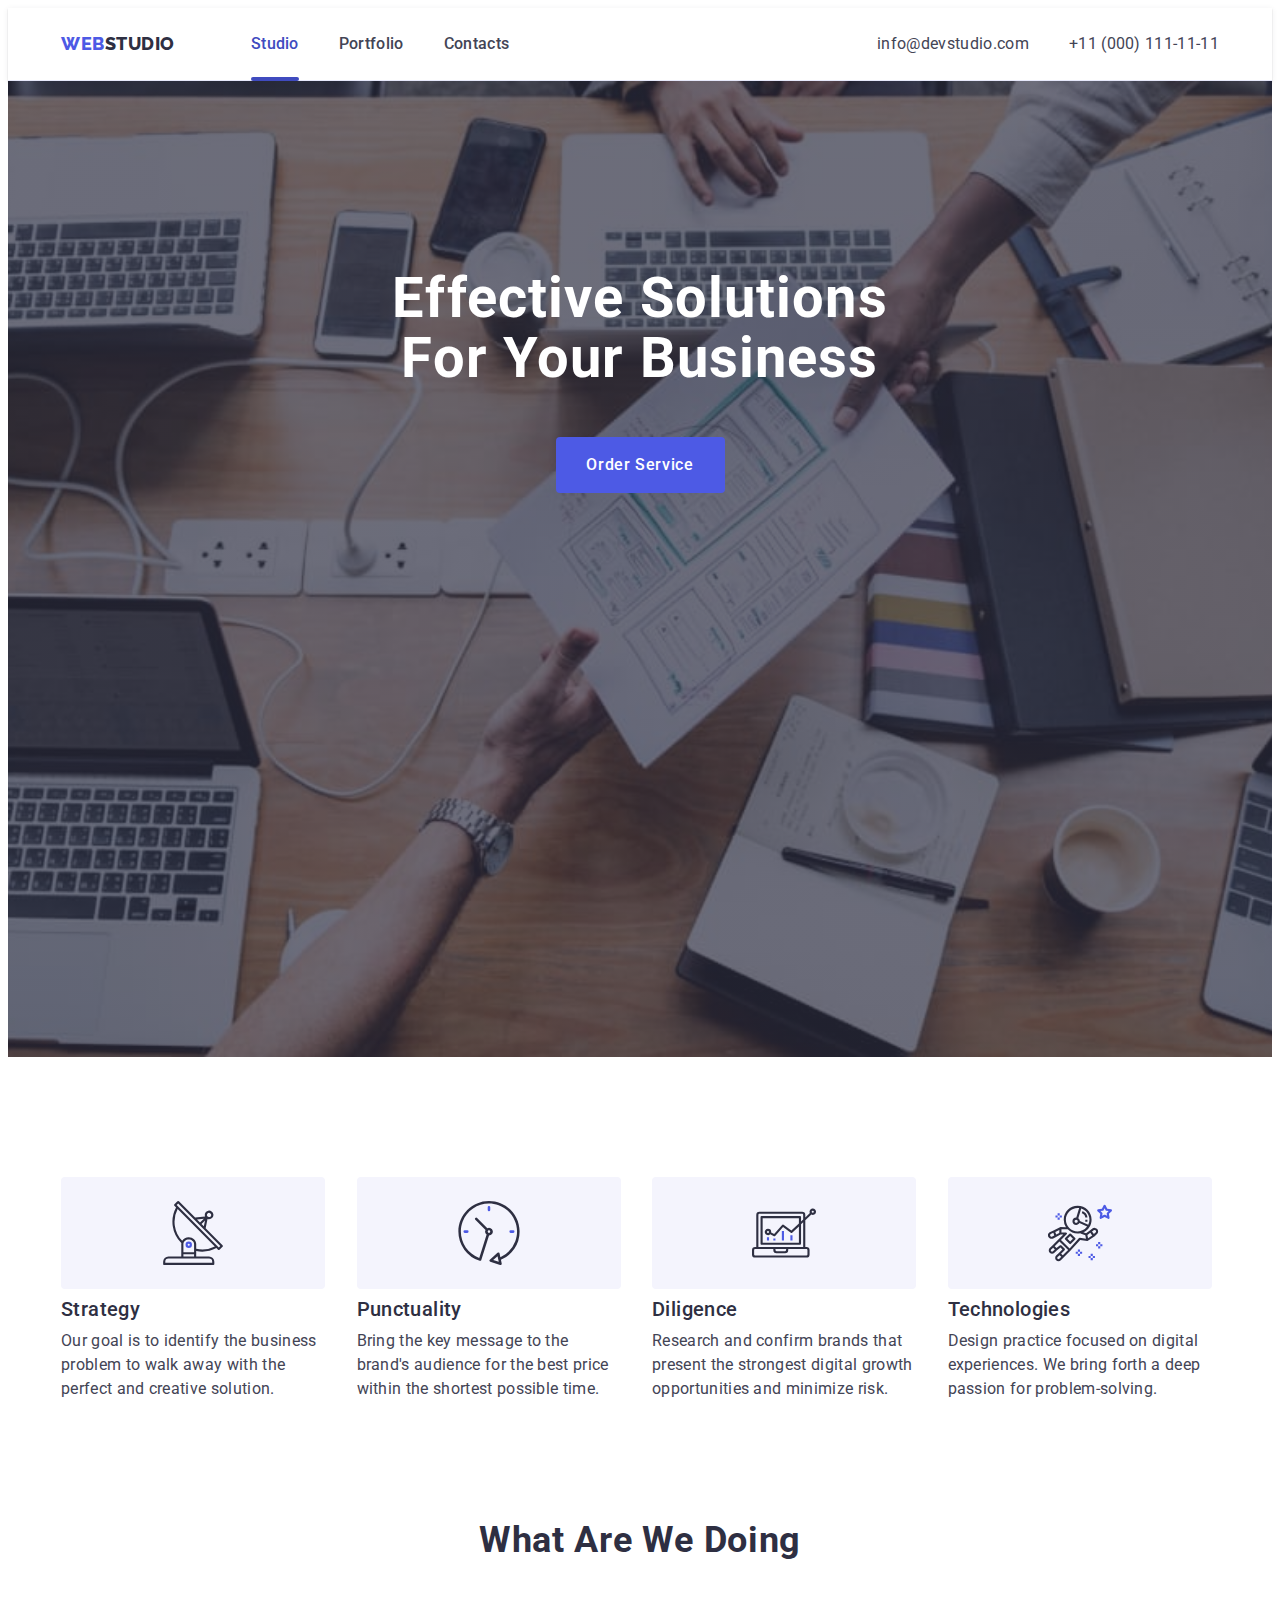
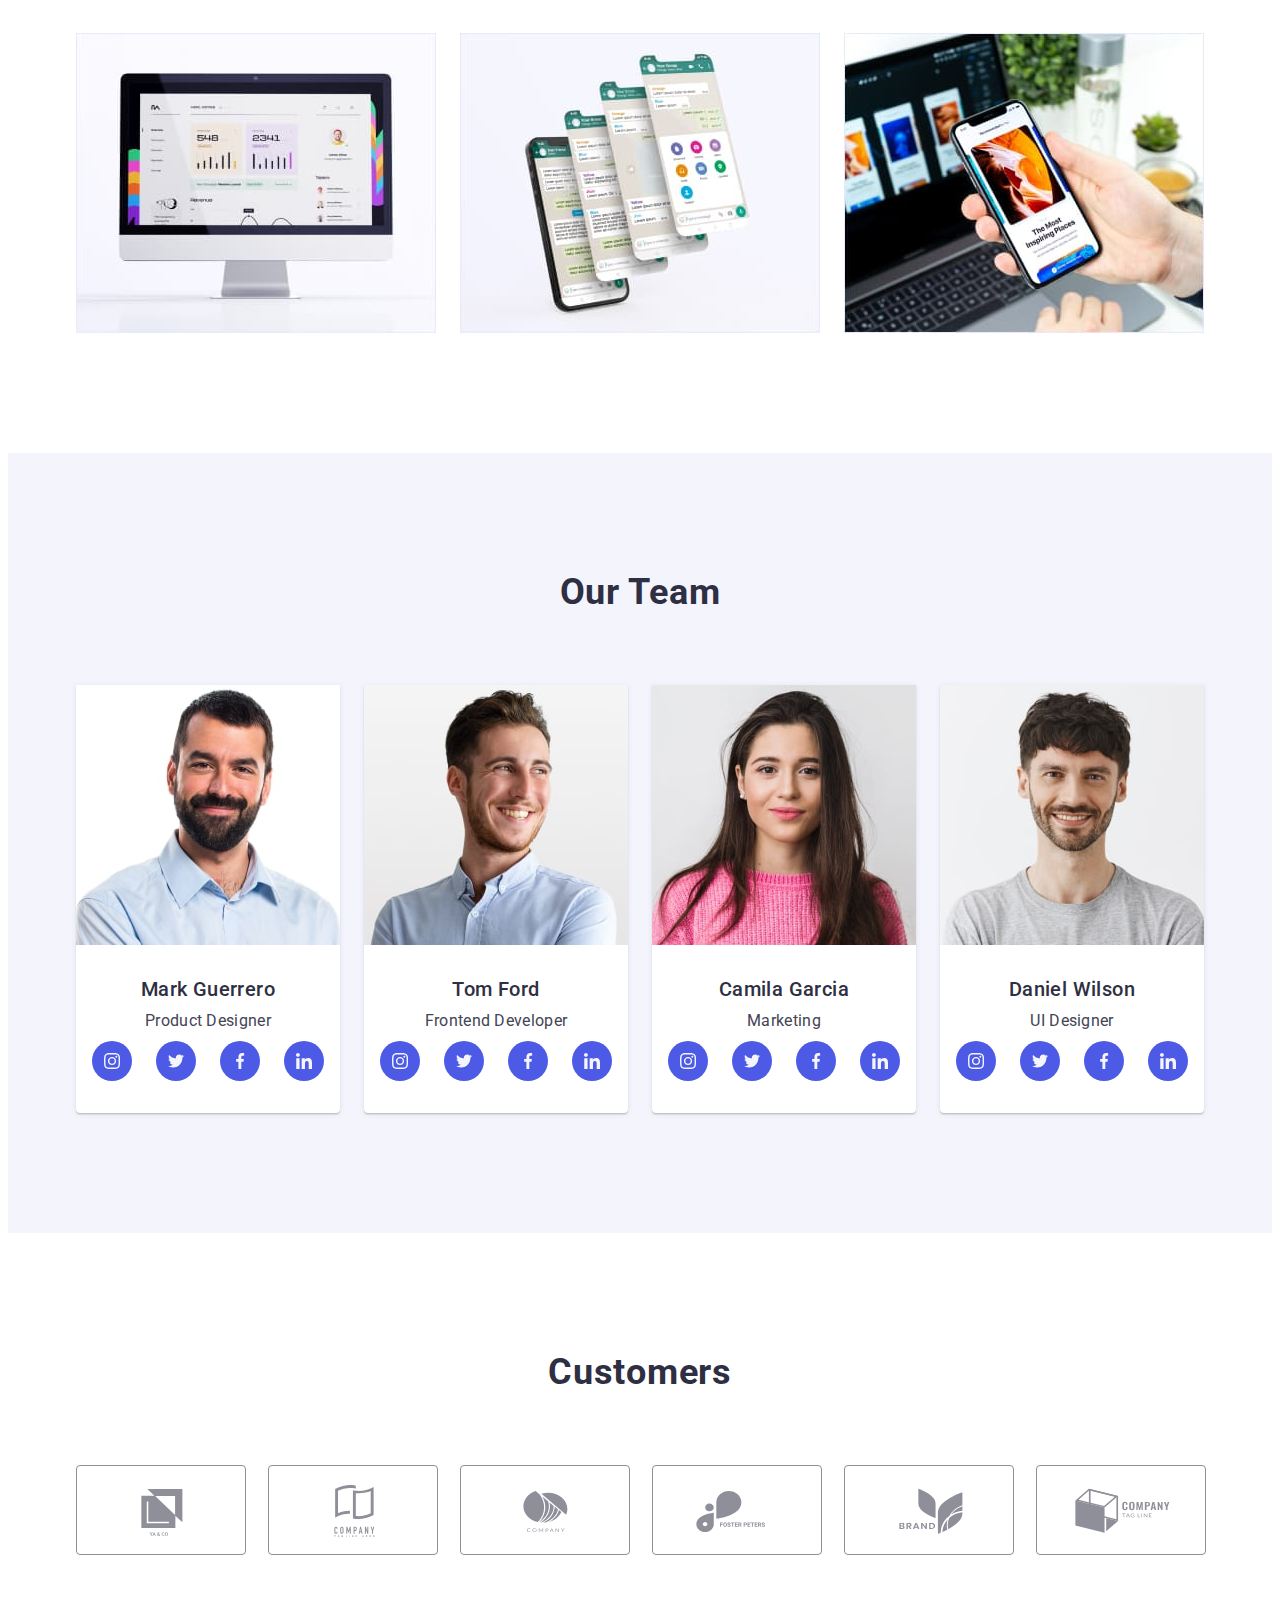
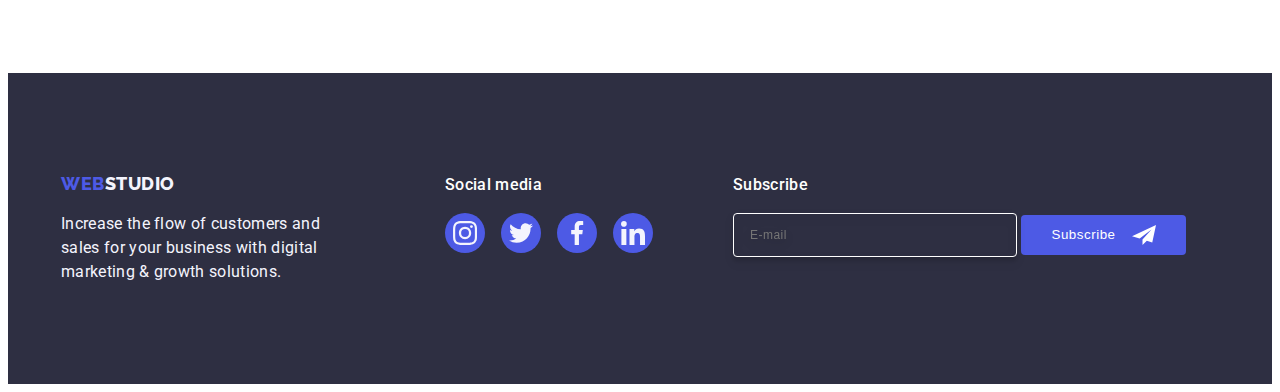
<file: index.html>
<!DOCTYPE html>
<html lang="en">
  <head>
    <meta charset="UTF-8" />
    <meta http-equiv="X-UA-Compatible" content="IE=edge" />
    <meta name="viewport" content="width=device-width, initial-scale=1.0" />
    <link rel="preconnect" href="https://fonts.googleapis.com" />
    <link rel="preconnect" href="https://fonts.gstatic.com" crossorigin />
    <link
      href="https://fonts.googleapis.com/css2?family=Raleway:wght@800&family=Roboto:wght@400;500;700;900&display=swap"
      rel="stylesheet"
    />
    <link
      rel="stylesheet"
      href="https://cdnjs.cloudflare.com/ajax/libs/modern-normalize/2.0.0/modern-normalize.min.css"
      integrity="sha512-4xo8blKMVCiXpTaLzQSLSw3KFOVPWhm/TRtuPVc4WG6kUgjH6J03IBuG7JZPkcWMxJ5huwaBpOpnwYElP/m6wg=="
      crossorigin="anonymous"
      referrerpolicy="no-referrer"
    />
    <link rel="stylesheet" href="./css/styles.css" />
    <link rel="stylesheet" href="./css/media.css" />
    <title>Web Studio</title>
  </head>
  <body>
    <header class="header">
      <div class="container header-container">
        <nav class="header-nav">
          <a href="./index.html" class="logo-web-head link"
            >Web<span class="logo-studio-head">Studio</span></a
          >
          <ul class="header-menu list">
            <li class="header-menu-list">
              <a class="nav-link link emphasis" href="./index.html">Studio</a>
            </li>
            <li class="header-menu-list">
              <a class="nav-link link" href="./portfolio.html">Portfolio</a>
            </li>
            <li class="header-menu-list">
              <a class="nav-link link" href="">Contacts</a>
            </li>
          </ul>
        </nav>
        <address class="header-address">
          <ul class="header-contacts list">
            <li class="mail-address">
              <a class="address-link link" href="mailto:info@devstudio.com"
                >info@devstudio.com</a
              >
            </li>
            <li>
              <a class="address-link link" href="tel:+110001111111"
                >+11 (000) 111-11-11</a
              >
            </li>
          </ul>
        </address>
        <button type="button" class="mob-menu-open-btn" data-menu-open>
          <svg class="icon-menu" width="36" height="26">
            <use href="./images/icons.svg#icon-menu"></use>
          </svg>
        </button>
      </div>
      <div class="mob-menu is-hidden" data-menu>
        <div>
          <button type="button" class="mob-menu-close-btn" data-menu-close>
            <svg class="close-btn-icon" width="8" height="8">
              <use href="./images/icons.svg#icon-close"></use>
            </svg>
          </button>
          <ul class="header-mob-menu list">
            <li class="mob-menu-item">
              <a class="mob-menu-link link emphasis" href="./index.html"
                >Studio</a
              >
            </li>
            <li class="mob-menu-item">
              <a class="mob-menu-link link" href="./portfolio.html"
                >Portfolio</a
              >
            </li>
            <li class="mob-menu-item">
              <a class="mob-menu-link link" href="">Contacts</a>
            </li>
          </ul>
        </div>

        <div>
          <ul class="mob-contacts list">
            <li>
              <a class="mob-mail-link link" href="mailto:info@devstudio.com"
                >info@devstudio.com</a
              >
            </li>
            <li>
              <a class="mob-address-link link" href="tel:+110001111111"
                >+11 (000) 111-11-11</a
              >
            </li>
          </ul>

          <ul class="mob-social-link-list list">
            <li class="mob-link-item">
              <a
                class="mob-link"
                href
                target="_blank"
                rel="noopener noreferrer"
              >
                <svg class="mob-social-icon" width="24" height="24">
                  <use href="./images/icons.svg#icon-instagram-2"></use>
                </svg>
              </a>
            </li>
            <li class="mob-link-item">
              <a
                class="mob-link"
                href="#"
                target="_blank"
                rel="noopener noreferrer"
              >
                <svg class="member-social-icon" width="24" height="24">
                  <use href="./images/icons.svg#icon-twitter-1"></use>
                </svg>
              </a>
            </li>
            <li class="mob-link-item">
              <a
                class="mob-link"
                href="#"
                target="_blank"
                rel="noopener noreferrer"
              >
                <svg class="member-social-icon" width="24" height="24">
                  <use href="./images/icons.svg#icon-facebook-1"></use>
                </svg>
              </a>
            </li>
            <li class="mob-link-item">
              <a
                class="mob-link"
                href="#"
                target="_blank"
                rel="noopener noreferrer"
              >
                <svg class="mob-social-icon" width="24" height="24">
                  <use href="./images/icons.svg#icon-linkedin-1"></use>
                </svg>
              </a>
            </li>
          </ul>
        </div>
      </div>
    </header>
    <main>
      <section class="section-one">
        <div class="container">
          <h1 class="first-tittle first-tittle-container">
            Effective Solutions for Your Business
          </h1>
          <button
            type="button"
            class="btn-order btn-order-container"
            data-modal-open
          >
            Order Service
          </button>
        </div>
      </section>
      <section class="section-two">
        <div class="container">
          <h2 class="visually-hidden">Advantages</h2>
          <ul class="advantages-section list">
            <li class="advantages-section-item">
              <div class="advantages-block">
                <svg class="advantages-section-icon" width="64" height="64">
                  <use href="./images/icons.svg#icon-antenna-1"></use>
                </svg>
              </div>
              <div class="advantages-text-div">
                <h3 class="advantages-tittle">Strategy</h3>
                <p class="advantages-text">
                  Our goal is to identify the business problem to walk away with
                  the perfect and creative solution.
                </p>
              </div>
            </li>
            <li class="advantages-section-item">
              <div class="advantages-block">
                <svg class="advantages-section-icon" width="64" height="64">
                  <use href="./images/icons.svg#icon-clock-1"></use>
                </svg>
              </div>
              <div class="advantages-text-div">
                <h3 class="advantages-tittle">Punctuality</h3>
                <p class="advantages-text">
                  Bring the key message to the brand's audience for the best
                  price within the shortest possible time.
                </p>
              </div>
            </li>
            <li class="advantages-section-item">
              <div class="advantages-block">
                <svg class="advantages-section-icon" width="64" height="64">
                  <use href="./images/icons.svg#icon-diagram-1"></use>
                </svg>
              </div>
              <div class="advantages-text-div">
                <h3 class="advantages-tittle">Diligence</h3>
                <p class="advantages-text">
                  Research and confirm brands that present the strongest digital
                  growth opportunities and minimize risk.
                </p>
              </div>
            </li>
            <li class="advantages-section-item">
              <div class="advantages-block">
                <svg class="advantages-section-icon" width="64" height="64">
                  <use href="./images/icons.svg#icon-astronaut-1"></use>
                </svg>
              </div>
              <div class="advantages-text-div">
                <h3 class="advantages-tittle">Technologies</h3>
                <p class="advantages-text">
                  Design practice focused on digital experiences. We bring forth
                  a deep passion for problem-solving.
                </p>
              </div>
            </li>
          </ul>
        </div>
      </section>
      <section class="section-three">
        <div class="container">
          <h2 class="second-tittle">What are we doing</h2>
          <ul class="section-three-list list">
            <li class="what-we-do-list">
              <img
                srcset="
                  ./images/dekstop-pc.jpg        1x,
                  ./images/dekstop-pc-2x-min.jpg 2x
                "
                src="./images/dekstop-pc.jpg"
                alt="dekstop pc"
                width="360"
                height="300"
              />
            </li>
            <li class="what-we-do-list">
              <img
                srcset="./images/phone.jpg 1x, ./images/phone-2x-min.jpg 2x"
                src="./images/phone.jpg"
                alt="phone"
                width="360"
                height="300"
              />
            </li>
            <li class="what-we-do-list">
              <img
                srcset="
                  ./images/phone-laptop.jpg        1x,
                  ./images/phone-laptop-2x-min.jpg 1x
                "
                src="./images/phone-laptop.jpg"
                alt="phone with laptop"
                width="360"
                height="300"
              />
            </li>
          </ul>
        </div>
      </section>
      <section class="section-four">
        <div class="container">
          <h2 class="second-tittle">Our Team</h2>
          <ul class="our-team-list list">
            <li class="team-card">
              <img
                srcset="./images/mark.jpg 1x, ./images/mark-2x-min.jpg 2x"
                src="./images/mark.jpg"
                alt="Mark Guerrero"
                width="264"
                height="260"
                class="member-img"
              />
              <div class="member-container">
                <h3 class="member-name">Mark Guerrero</h3>
                <p class="member-position">Product Designer</p>
                <ul class="member-link-list list">
                  <li class="member-link-item">
                    <a
                      class="member-link"
                      href="#"
                      target="_blank"
                      rel="noopener noreferrer"
                    >
                      <svg class="member-social-icon" width="16" height="16">
                        <use href="./images/icons.svg#icon-instagram-2"></use>
                      </svg>
                    </a>
                  </li>
                  <li class="member-link-item">
                    <a
                      class="member-link"
                      href="#"
                      target="_blank"
                      rel="noopener noreferrer"
                    >
                      <svg class="member-social-icon" width="16" height="16">
                        <use href="./images/icons.svg#icon-twitter-1"></use>
                      </svg>
                    </a>
                  </li>
                  <li class="member-link-item">
                    <a
                      class="member-link"
                      href="#"
                      target="_blank"
                      rel="noopener noreferrer"
                    >
                      <svg class="member-social-icon" width="16" height="16">
                        <use href="./images/icons.svg#icon-facebook-1"></use>
                      </svg>
                    </a>
                  </li>
                  <li class="member-link-item">
                    <a
                      class="member-link"
                      href="#"
                      target="_blank"
                      rel="noopener noreferrer"
                    >
                      <svg class="member-social-icon" width="16" height="16">
                        <use href="./images/icons.svg#icon-linkedin-1"></use>
                      </svg>
                    </a>
                  </li>
                </ul>
              </div>
            </li>
            <li class="team-card">
              <img
                srcset="./images/tom.jpg 1px, ./images/tom-2x-min.jpg 2x"
                src="./images/tom.jpg"
                alt="Tom Ford"
                width="264"
                height="260"
              />
              <div class="member-container">
                <h3 class="member-name">Tom Ford</h3>
                <p class="member-position">Frontend Developer</p>
                <ul class="member-link-list list">
                  <li class="member-link-item">
                    <a
                      class="member-link"
                      href="#"
                      target="_blank"
                      rel="noopener noreferrer"
                    >
                      <svg class="member-social-icon" width="16" height="16">
                        <use href="./images/icons.svg#icon-instagram-2"></use>
                      </svg>
                    </a>
                  </li>
                  <li class="member-link-item">
                    <a
                      class="member-link"
                      href="#"
                      target="_blank"
                      rel="noopener noreferrer"
                    >
                      <svg class="member-social-icon" width="16" height="16">
                        <use href="./images/icons.svg#icon-twitter-1"></use>
                      </svg>
                    </a>
                  </li>
                  <li class="member-link-item">
                    <a
                      class="member-link"
                      href="#"
                      target="_blank"
                      rel="noopener noreferrer"
                    >
                      <svg class="member-social-icon" width="16" height="16">
                        <use href="./images/icons.svg#icon-facebook-1"></use>
                      </svg>
                    </a>
                  </li>
                  <li class="member-link-item">
                    <a
                      class="member-link"
                      href="#"
                      target="_blank"
                      rel="noopener noreferrer"
                    >
                      <svg class="member-social-icon" width="16" height="16">
                        <use href="./images/icons.svg#icon-linkedin-1"></use>
                      </svg>
                    </a>
                  </li>
                </ul>
              </div>
            </li>
            <li class="team-card">
              <img
                srcset="./images/camila.jpg 1x, ./images/camila-2x-min.jpg 2x"
                src="./images/camila.jpg"
                alt="Camila Garcia"
                width="264"
                height="260"
              />
              <div class="member-container">
                <h3 class="member-name">Camila Garcia</h3>
                <p class="member-position">Marketing</p>
                <ul class="member-link-list list">
                  <li class="member-link-item">
                    <a
                      class="member-link"
                      href="#"
                      target="_blank"
                      rel="noopener noreferrer"
                    >
                      <svg class="member-social-icon" width="16" height="16">
                        <use href="./images/icons.svg#icon-instagram-2"></use>
                      </svg>
                    </a>
                  </li>
                  <li class="member-link-item">
                    <a
                      class="member-link"
                      href="#"
                      target="_blank"
                      rel="noopener noreferrer"
                    >
                      <svg class="member-social-icon" width="16" height="16">
                        <use href="./images/icons.svg#icon-twitter-1"></use>
                      </svg>
                    </a>
                  </li>
                  <li class="member-link-item">
                    <a
                      class="member-link"
                      href="#"
                      target="_blank"
                      rel="noopener noreferrer"
                    >
                      <svg class="member-social-icon" width="16" height="16">
                        <use href="./images/icons.svg#icon-facebook-1"></use>
                      </svg>
                    </a>
                  </li>
                  <li class="member-link-item">
                    <a
                      class="member-link"
                      href="#"
                      target="_blank"
                      rel="noopener noreferrer"
                    >
                      <svg class="member-social-icon" width="16" height="16">
                        <use href="./images/icons.svg#icon-linkedin-1"></use>
                      </svg>
                    </a>
                  </li>
                </ul>
              </div>
            </li>
            <li class="team-card">
              <img
                srcset="./images/daniel.jpg 1x, ./images/daniel-2x-min.jpg 2x"
                src="./images/daniel.jpg"
                alt="Daniel Wilson"
                width="264"
                height="260"
              />
              <div class="member-container">
                <h3 class="member-name">Daniel Wilson</h3>
                <p class="member-position">UI Designer</p>
                <ul class="member-link-list list">
                  <li class="member-link-item">
                    <a
                      class="member-link"
                      href
                      target="_blank"
                      rel="noopener noreferrer"
                    >
                      <svg class="member-social-icon" width="16" height="16">
                        <use href="./images/icons.svg#icon-instagram-2"></use>
                      </svg>
                    </a>
                  </li>
                  <li class="member-link-item">
                    <a
                      class="member-link"
                      href="#"
                      target="_blank"
                      rel="noopener noreferrer"
                    >
                      <svg class="member-social-icon" width="16" height="16">
                        <use href="./images/icons.svg#icon-twitter-1"></use>
                      </svg>
                    </a>
                  </li>
                  <li class="member-link-item">
                    <a
                      class="member-link"
                      href="#"
                      target="_blank"
                      rel="noopener noreferrer"
                    >
                      <svg class="member-social-icon" width="16" height="16">
                        <use href="./images/icons.svg#icon-facebook-1"></use>
                      </svg>
                    </a>
                  </li>
                  <li class="member-link-item">
                    <a
                      class="member-link"
                      href="#"
                      target="_blank"
                      rel="noopener noreferrer"
                    >
                      <svg class="member-social-icon" width="16" height="16">
                        <use href="./images/icons.svg#icon-linkedin-1"></use>
                      </svg>
                    </a>
                  </li>
                </ul>
              </div>
            </li>
          </ul>
        </div>
      </section>
      <section class="section-five">
        <div class="container customer-container">
          <h2 class="second-tittle">Customers</h2>
          <ul class="customer-list list">
            <li class="customer-item">
              <a
                class="customer-link"
                href
                target="_blank"
                rel="noopener noreferrer"
              >
                <svg class="customer-icons" width="104" height="56">
                  <use href="./images/icons.svg#icon-company-logo-1"></use>
                </svg>
              </a>
            </li>
            <li class="customer-item">
              <a
                class="customer-link"
                href
                target="_blank"
                rel="noopener noreferrer"
              >
                <svg class="customer-icons" width="104" height="56">
                  <use href="./images/icons.svg#icon-company-logo-2"></use>
                </svg>
              </a>
            </li>
            <li class="customer-item">
              <a
                class="customer-link"
                href
                target="_blank"
                rel="noopener noreferrer"
              >
                <svg class="customer-icons" width="104" height="56">
                  <use href="./images/icons.svg#icon-company-logo-3"></use>
                </svg>
              </a>
            </li>
            <li class="customer-item">
              <a
                class="customer-link"
                href
                target="_blank"
                rel="noopener noreferrer"
              >
                <svg class="customer-icons" width="104" height="56">
                  <use href="./images/icons.svg#icon-company-logo-4"></use>
                </svg>
              </a>
            </li>
            <li class="customer-item">
              <a
                class="customer-link"
                href
                target="_blank"
                rel="noopener noreferrer"
              >
                <svg class="customer-icons" width="104" height="56">
                  <use href="./images/icons.svg#icon-company-logo-5"></use>
                </svg>
              </a>
            </li>
            <li class="customer-item">
              <a
                class="customer-link"
                href
                target="_blank"
                rel="noopener noreferrer"
              >
                <svg class="customer-icons" width="104" height="56">
                  <use href="./images/icons.svg#icon-company-logo-6"></use>
                </svg>
              </a>
            </li>
          </ul>
        </div>
      </section>
    </main>
    <footer class="footer">
      <div class="container footer-container">
        <div class="footer-logo-container">
          <a href="./index.html" class="logo-web link"
            >Web<span class="logo-studio">Studio</span></a
          >
          <p class="footer-text">
            Increase the flow of customers and sales for your business with
            digital marketing & growth solutions.
          </p>
        </div>
        <div class="footer-social">
          <p class="footer-social-text">Social media</p>
          <ul class="footer-social-list list">
            <li class="footer-social-link">
              <a
                class="footer-link-icon"
                href="#"
                target="_blank"
                rel="noopener noreferrer"
              >
                <svg class="footer-icon" width="24" height="24">
                  <use href="./images/icons.svg#icon-instagram-2"></use>
                </svg>
              </a>
            </li>
            <li class="footer-social-link">
              <a
                class="footer-link-icon"
                href="#"
                target="_blank"
                rel="noopener noreferrer"
              >
                <svg class="footer-icon" width="24" height="24">
                  <use href="./images/icons.svg#icon-twitter-1"></use>
                </svg>
              </a>
            </li>
            <li class="footer-social-link">
              <a
                class="footer-link-icon"
                href="#"
                target="_blank"
                rel="noopener noreferrer"
              >
                <svg class="footer-icon" width="24" height="24">
                  <use href="./images/icons.svg#icon-facebook-1"></use>
                </svg>
              </a>
            </li>
            <li class="footer-social-link">
              <a
                class="footer-link-icon"
                href="#"
                target="_blank"
                rel="noopener noreferrer"
              >
                <svg class="footer-icon" width="24" height="24">
                  <use href="./images/icons.svg#icon-linkedin-1"></use>
                </svg>
              </a>
            </li>
          </ul>
        </div>
        <div class="footer-label">
          <p class="footer-label-text">Subscribe</p>
          <form class="footer-form">
            <label class="subscribe-form">
              <input
                type="email"
                name="email"
                class="email-form"
                placeholder="E-mail"
              />
            </label>
            <button type="submit" class="subscribe-button">
              Subscribe
              <svg width="24" height="24" class="icon-telegram">
                <use href="./images/icons.svg#telegram-icon"></use>
              </svg>
            </button>
          </form>
        </div>
      </div>
    </footer>
    <div class="backdrop is-hidden" data-modal>
      <div class="modal">
        <button type="button" class="close-btn" data-modal-close>
          <svg class="close-btn-icon" width="8" height="8">
            <use href="./images/icons.svg#icon-close"></use>
          </svg>
        </button>
        <p class="modal-title">Leave your contacts and we will call you back</p>
        <form class="modal-form">
          <div class="modal-field">
            <label for="user-name" class="input-label">Name</label>
            <div class="input-wrap">
              <input
                type="text"
                name="user-name"
                id="user-name"
                class="modal-input"
                required
              />
              <svg class="modal-input-icon" width="18" height="24">
                <use href="./images/icons.svg#icon-person-modal"></use>
              </svg>
            </div>
          </div>
          <div class="modal-field">
            <label for="user-tel" class="input-label">Phone</label>
            <div class="input-wrap">
              <input
                type="tel"
                name="user-tel"
                id="user-tel"
                class="modal-input"
                required
              />
              <svg class="modal-input-icon" width="18" height="24">
                <use href="./images/icons.svg#icon-phone-modal"></use>
              </svg>
            </div>
          </div>
          <div class="modal-field">
            <label for="user-email" class="input-label">Email</label>
            <div class="input-wrap">
              <input
                type="email"
                name="user-email"
                id="user-email"
                class="modal-input"
              />
              <svg class="modal-input-icon" width="18" height="24">
                <use href="./images/icons.svg#icon-email-modal"></use>
              </svg>
            </div>
          </div>
          <div class="modal-comment">
            <label for="user-comment" class="input-label">Comment</label>
            <textarea
              name="user-comment"
              id="user-comment"
              class="modal-comment-area"
              placeholder="Text input"
            ></textarea>
          </div>
          <div class="checkbox-field">
            <input
              type="checkbox"
              name="user-privacy"
              id="user-privacy"
              class="modal-check visually-hidden"
              value="true"
            />
            <label for="user-privacy" class="check-text"
              ><span class="terms-span">
                <svg class="click-icon" width="10" height="8">
                  <use href="./images/icons.svg#icon-property-click"></use>
                </svg> </span
              >I accept the terms and conditions of the
              <a href="" class="terms-link">Privacy Policy</a></label
            >
          </div>
          <button type="submit" class="modal-button">Send</button>
        </form>
      </div>
    </div>
    <script src="./js/modal.js"></script>
    <script src="./js/menu.js"></script>
  </body>
</html>
</file>
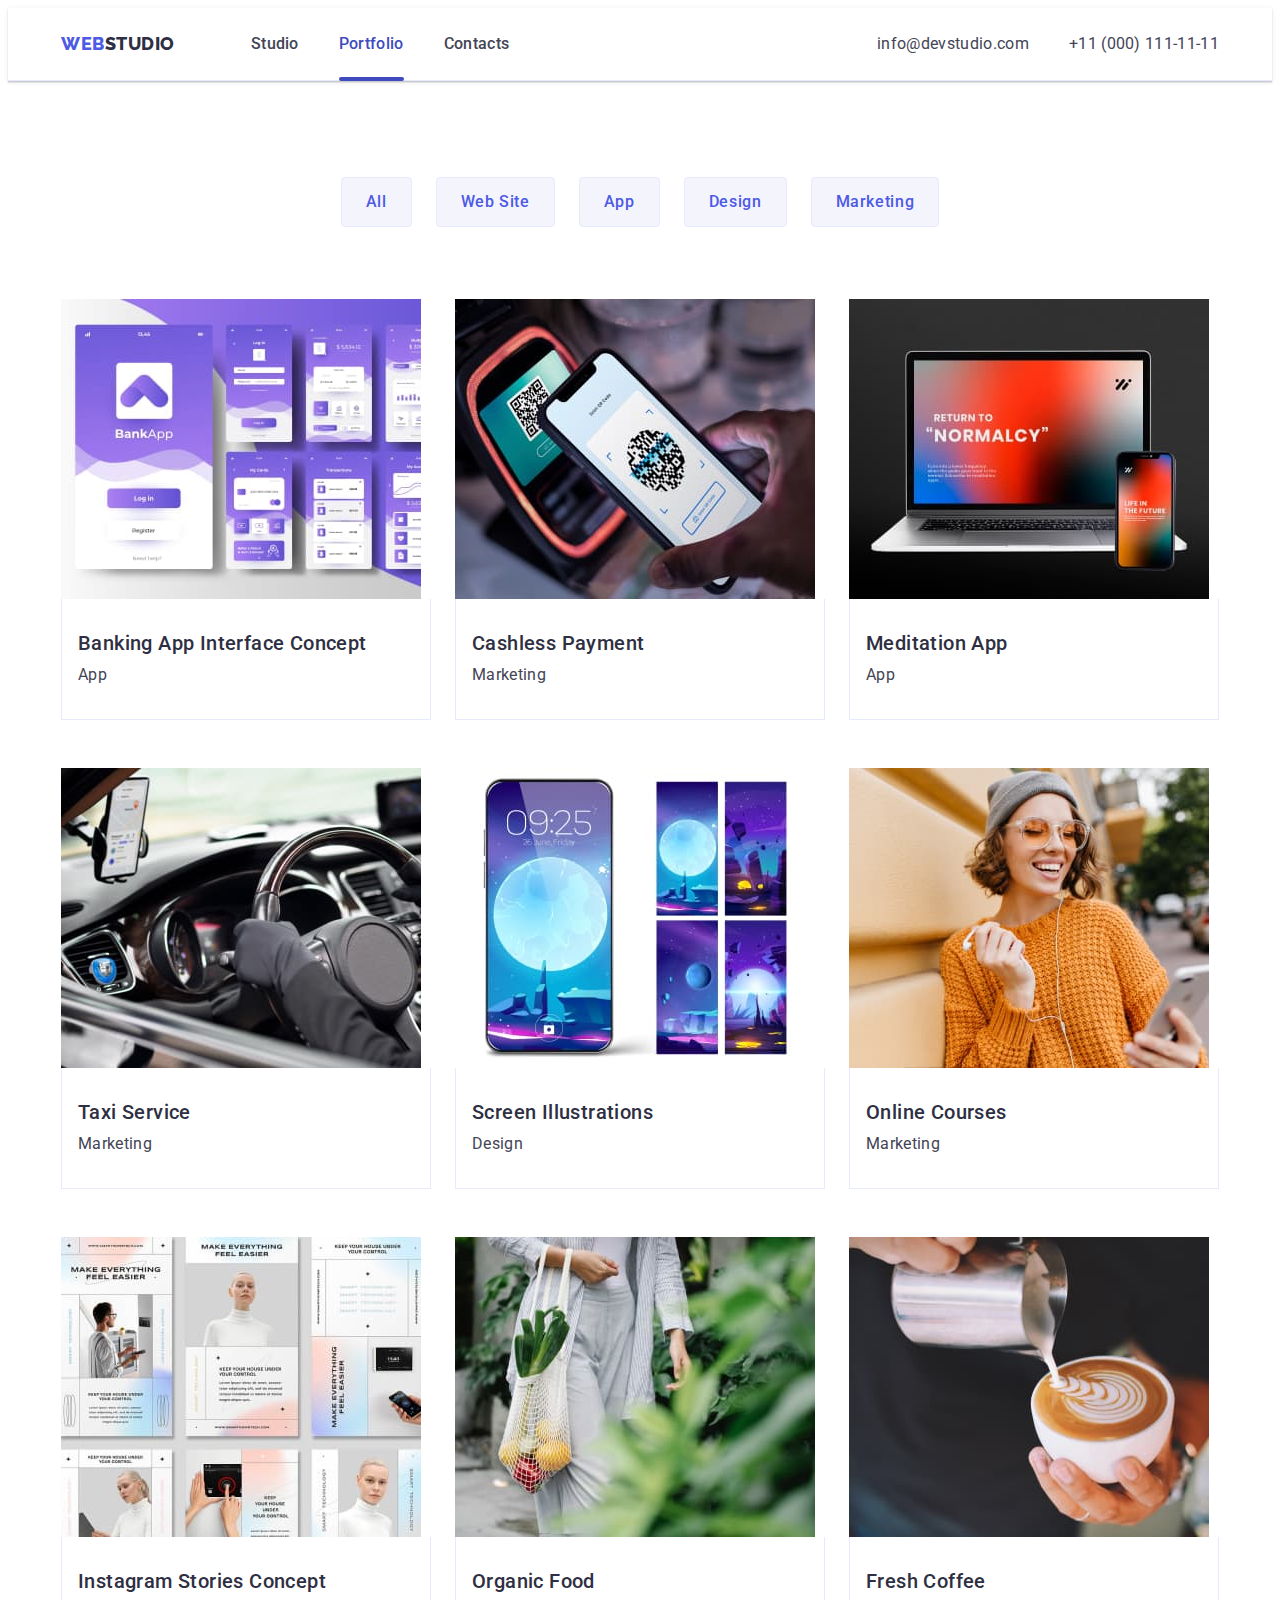
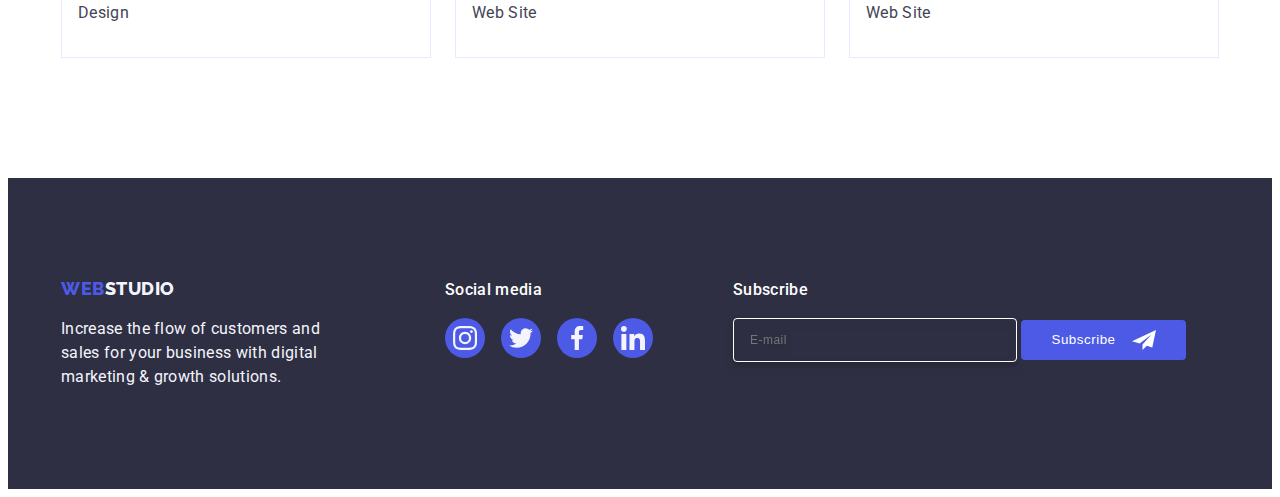
<file: portfolio.html>
<!DOCTYPE html>
<html lang="en">
  <head>
    <meta charset="UTF-8" />
    <meta http-equiv="X-UA-Compatible" content="IE=edge" />
    <meta name="viewport" content="width=device-width, initial-scale=1.0" />
    <link rel="preconnect" href="https://fonts.googleapis.com" />
    <link rel="preconnect" href="https://fonts.gstatic.com" crossorigin />
    <link
      href="https://fonts.googleapis.com/css2?family=Raleway:wght@800&family=Roboto:wght@400;500;700;900&display=swap"
      rel="stylesheet"
    />
    <link
      rel="stylesheet"
      href="https://cdnjs.cloudflare.com/ajax/libs/modern-normalize/2.0.0/modern-normalize.min.css"
      integrity="sha512-4xo8blKMVCiXpTaLzQSLSw3KFOVPWhm/TRtuPVc4WG6kUgjH6J03IBuG7JZPkcWMxJ5huwaBpOpnwYElP/m6wg=="
      crossorigin="anonymous"
      referrerpolicy="no-referrer"
    />
    <link rel="stylesheet" href="./css/styles.css" />
    <link rel="stylesheet" href="./css/media.css" />
    <title>Portfolio</title>
  </head>
  <body>
    <header class="header">
      <div class="container header-container">
        <nav class="header-nav">
          <a href="./index.html" class="logo-web-head link"
            >Web<span class="logo-studio-head">Studio</span></a
          >
          <ul class="header-menu list">
            <li>
              <a class="nav-link link" href="./index.html">Studio</a>
            </li>
            <li>
              <a class="nav-link link emphasis" href="./portfolio.html"
                >Portfolio</a
              >
            </li>
            <li><a class="nav-link link" href="">Contacts</a></li>
          </ul>
        </nav>
        <address class="header-address">
          <ul class="header-contacts list">
            <li>
              <a class="address-link link" href="mailto:info@devstudio.com"
                >info@devstudio.com</a
              >
            </li>
            <li>
              <a class="address-link link" href="tel:+110001111111"
                >+11 (000) 111-11-11</a
              >
            </li>
          </ul>
        </address>
      </div>
    </header>
    <main>
      <section class="portfolio-section">
        <div class="container">
          <h1 class="visually-hidden">Portfolio</h1>
          <ul class="portfolio-section-list list">
            <li class="portfolio-btn-item">
              <button type="button" class="btn-all">All</button>
            </li>
            <li>
              <button type="button" class="btn-all">Web Site</button>
            </li>
            <li class="portfolio-btn-item">
              <button type="button" class="btn-all">App</button>
            </li>
            <li class="portfolio-btn-item">
              <button type="button" class="btn-all">Design</button>
            </li>
            <li class="portfolio-btn-item">
              <button type="button" class="btn-all">Marketing</button>
            </li>
          </ul>
          <ul class="portfolio-items list">
            <li class="content-item">
              <a class="app-link link" href="">
                <div class="port-img">
                  <img
                    src="./images/banking-app.jpg"
                    alt="Banking App Interface Concept"
                    width="360"
                    height="300"
                    class="content-img"
                  />
                  <p class="app-text-cover">
                    14 Stylish and User-Friendly App Design Concepts · Task
                    Manager App · Calorie Tracker App · Exotic Fruit Ecommerce
                    App · Cloud Storage App
                  </p>
                </div>
                <div class="portfolio-section-list-item">
                  <h2 class="content-subtittle">
                    Banking App Interface Concept
                  </h2>
                  <p class="content-text">App</p>
                </div>
              </a>
            </li>
            <li class="content-item">
              <a class="app-link link" href="">
                <div class="port-img">
                  <img
                    src="./images/cashless-payment.jpg"
                    alt="Cashless Payment"
                    width="360"
                    height="300"
                    class="content-img"
                  />
                  <p class="app-text-cover">
                    14 Stylish and User-Friendly App Design Concepts · Task
                    Manager App · Calorie Tracker App · Exotic Fruit Ecommerce
                    App · Cloud Storage App
                  </p>
                </div>
                <div class="portfolio-section-list-item">
                  <h2 class="content-subtittle">Cashless Payment</h2>
                  <p class="content-text">Marketing</p>
                </div>
              </a>
            </li>
            <li class="content-item">
              <a class="app-link link" href="">
                <div class="port-img">
                  <img
                    src="./images/meditation-app.jpg"
                    alt="Medditation App"
                    width="360"
                    height="300"
                    class="content-img"
                  />
                  <p class="app-text-cover">
                    14 Stylish and User-Friendly App Design Concepts · Task
                    Manager App · Calorie Tracker App · Exotic Fruit Ecommerce
                    App · Cloud Storage App
                  </p>
                </div>
                <div class="portfolio-section-list-item">
                  <h2 class="content-subtittle">Meditation App</h2>
                  <p class="content-text">App</p>
                </div>
              </a>
            </li>
            <li class="content-item">
              <a class="app-link link" href="">
                <div class="port-img">
                  <img
                    src="./images/taxi-service.jpg"
                    alt="Taxi Service"
                    width="360"
                    height="300"
                    class="content-img"
                  />
                  <p class="app-text-cover">
                    14 Stylish and User-Friendly App Design Concepts · Task
                    Manager App · Calorie Tracker App · Exotic Fruit Ecommerce
                    App · Cloud Storage App
                  </p>
                </div>
                <div class="portfolio-section-list-item">
                  <h2 class="content-subtittle">Taxi Service</h2>
                  <p class="content-text">Marketing</p>
                </div>
              </a>
            </li>
            <li class="content-item">
              <a class="app-link link" href="">
                <div class="port-img">
                  <img
                    src="./images/screen-illustrations.jpg"
                    alt="Screen Illustrations"
                    width="360"
                    height="300"
                    class="content-img"
                  />
                  <p class="app-text-cover">
                    14 Stylish and User-Friendly App Design Concepts · Task
                    Manager App · Calorie Tracker App · Exotic Fruit Ecommerce
                    App · Cloud Storage App
                  </p>
                </div>
                <div class="portfolio-section-list-item">
                  <h2 class="content-subtittle">Screen Illustrations</h2>
                  <p class="content-text">Design</p>
                </div>
              </a>
            </li>
            <li class="content-item">
              <a class="app-link link" href="">
                <div class="port-img">
                  <img
                    src="./images/online-courses.jpg"
                    alt="Online Courses"
                    width="360"
                    height="300"
                    class="content-img"
                  />
                  <p class="app-text-cover">
                    14 Stylish and User-Friendly App Design Concepts · Task
                    Manager App · Calorie Tracker App · Exotic Fruit Ecommerce
                    App · Cloud Storage App
                  </p>
                </div>
                <div class="portfolio-section-list-item">
                  <h2 class="content-subtittle">Online Courses</h2>
                  <p class="content-text">Marketing</p>
                </div>
              </a>
            </li>
            <li class="content-item">
              <a class="app-link link" href="">
                <div class="port-img">
                  <img
                    src="./images/instagram-stories-concept.jpg"
                    alt="Instagram Stories Concept"
                    width="360"
                    height="300"
                    class="content-img"
                  />
                  <p class="app-text-cover">
                    14 Stylish and User-Friendly App Design Concepts · Task
                    Manager App · Calorie Tracker App · Exotic Fruit Ecommerce
                    App · Cloud Storage App
                  </p>
                </div>
                <div class="portfolio-section-list-item">
                  <h2 class="content-subtittle">Instagram Stories Concept</h2>
                  <p class="content-text">Design</p>
                </div>
              </a>
            </li>
            <li class="content-item">
              <a class="app-link link" href="">
                <div class="port-img">
                  <img
                    src="./images/organic-food.jpg"
                    alt="Organic Food"
                    width="360"
                    height="300"
                    class="content-img"
                  />
                  <p class="app-text-cover">
                    14 Stylish and User-Friendly App Design Concepts · Task
                    Manager App · Calorie Tracker App · Exotic Fruit Ecommerce
                    App · Cloud Storage App
                  </p>
                </div>
                <div class="portfolio-section-list-item">
                  <h2 class="content-subtittle">Organic Food</h2>
                  <p class="content-text">Web Site</p>
                </div>
              </a>
            </li>
            <li class="content-item">
              <a class="app-link link" href="">
                <div class="port-img">
                  <img
                    src="./images/fresh-coffe.jpg"
                    alt="Fresh Coffee"
                    width="360"
                    height="300"
                    class="content-img"
                  />
                  <p class="app-text-cover">
                    14 Stylish and User-Friendly App Design Concepts · Task
                    Manager App · Calorie Tracker App · Exotic Fruit Ecommerce
                    App · Cloud Storage App
                  </p>
                </div>
                <div class="portfolio-section-list-item">
                  <h2 class="content-subtittle">Fresh Coffee</h2>
                  <p class="content-text">Web Site</p>
                </div>
              </a>
            </li>
          </ul>
        </div>
      </section>
    </main>
    <footer class="footer">
      <div class="container footer-container">
        <div class="footer-logo-container">
          <a href="./index.html" class="logo-web link"
            >Web<span class="logo-studio">Studio</span></a
          >
          <p class="footer-text">
            Increase the flow of customers and sales for your business with
            digital marketing & growth solutions.
          </p>
        </div>
        <div class="footer-social">
          <p class="footer-social-text">Social media</p>
          <ul class="footer-social-list list">
            <li class="footer-social-link">
              <a
                class="footer-link-icon"
                href="#"
                target="_blank"
                rel="noopener noreferrer"
              >
                <svg class="footer-icon" width="24" height="24">
                  <use href="./images/icons.svg#icon-instagram-2"></use>
                </svg>
              </a>
            </li>
            <li class="footer-social-link">
              <a
                class="footer-link-icon"
                href="#"
                target="_blank"
                rel="noopener noreferrer"
              >
                <svg class="footer-icon" width="24" height="24">
                  <use href="./images/icons.svg#icon-twitter-1"></use>
                </svg>
              </a>
            </li>
            <li class="footer-social-link">
              <a
                class="footer-link-icon"
                href="#"
                target="_blank"
                rel="noopener noreferrer"
              >
                <svg class="footer-icon" width="24" height="24">
                  <use href="./images/icons.svg#icon-facebook-1"></use>
                </svg>
              </a>
            </li>
            <li class="footer-social-link">
              <a
                class="footer-link-icon"
                href="#"
                target="_blank"
                rel="noopener noreferrer"
              >
                <svg class="footer-icon" width="24" height="24">
                  <use href="./images/icons.svg#icon-linkedin-1"></use>
                </svg>
              </a>
            </li>
          </ul>
        </div>
        <div class="footer-label">
          <p class="footer-label-text">Subscribe</p>
          <form class="footer-form">
            <label class="subscribe-form">
              <input
                type="email"
                name="email"
                class="email-form"
                placeholder="E-mail"
              />
            </label>
            <button type="submit" class="subscribe-button">
              Subscribe
              <svg width="24" height="24" class="icon-telegram">
                <use href="./images/icons.svg#telegram-icon"></use>
              </svg>
            </button>
          </form>
        </div>
      </div>
    </footer>
  </body>
</html>
</file>
<file: css/styles.css>
:root {
  --primary-font: "Roboto", sans-serif;
  --title-font: "Roboto", sans-serif;
  --primary-black-color: #434455;
  --primary-white-color: #ffffff;
  --primary-accent-color: #2e2f42;
  --secondary-accent-color: #404bbf;
  --iris: #4d5ae5;
  --cloud: #f4f4f4;
  --secondary-white-color: #f4f4fd;
  --cornflower-color: #e7e9fc;
}
p,
h1,
h2,
h3,
h4,
h5,
h6 {
  margin-top: 0;
  margin-bottom: 0;
}
ul,
ol {
  margin-top: 0;
  margin-bottom: 0;
  padding-left: 0;
}

body {
  font-family: var(--primary-font);
  color: var(--primary-black-color);
  background-color: var(--primary-white-color);
  font-size: 16px;
  line-height: 1.5;
  letter-spacing: 0.02em;
}
.container {
  /* width: 100%; */
  max-width: 428px;
  padding-left: 16px;
  padding-right: 16px;
  margin: 0 auto;
}

.link {
  text-decoration: none;
  list-style: none;
}
.logo-web-head {
  font-size: 18px;
  font-family: Raleway, sans-serif;
  font-weight: 800;
  line-height: 1.17;
  letter-spacing: 0.03em;
  color: var(--iris);
  text-decoration: none;
  text-transform: uppercase;
  /* margin-right: 76px; */
}
.logo-studio-head {
  color: var(--primary-accent-color);
}
.list {
  list-style: none;
  text-decoration: none;
}
.no-scroll {
  overflow: hidden;
}

.header {
  border-bottom: 1px solid var(--cornflower-color);
  padding: 24px 0;
  box-shadow: 0px 2px 1px rgba(46, 47, 66, 0.08),
    0px 1px 1px rgba(46, 47, 66, 0.16), 0px 1px 6px rgba(46, 47, 66, 0.08);
}
.header-menu {
  display: none;
}
.header-contacts {
  display: none;
}

.mob-menu {
  background-color: var(--primary-white-color);
  position: fixed;
  top: 0;
  left: 0;
  width: 100vw;
  height: 100vh;
  z-index: 2;
  padding: 24px 24px 40px 40px;
  display: flex;
  flex-direction: column;
  justify-content: space-between;
}

.mob-menu-item:not(:last-child) {
  margin-bottom: 40px;
}
.mob-menu-link {
  color: var(--primary-accent-color);
  font-family: Roboto;
  font-size: 36px;
  font-weight: 700;
  line-height: 1.11; /* 111.111% */
  letter-spacing: 0.02em;
  text-transform: capitalize;
}
.mob-menu-link:focus {
  color: var(--iris);
}

.mob-contacts {
  display: flex;
  flex-direction: column-reverse;
  gap: 40px;
  margin-bottom: 48px;
}
.mob-mail-link {
  color: var(--primary-accent-color);
  font-family: Roboto;
  font-size: 20px;
  font-weight: 500;
  line-height: 1.2; /* 120% */
  letter-spacing: 0.02em;
}
.mob-address-link {
  color: var(--iris);
  font-family: Roboto;
  font-size: 24px;
  font-style: normal;
  font-weight: 700;
  line-height: 1.11; /* 111.111% */
  letter-spacing: 0.02em;
  text-transform: capitalize;
}
.mob-social-link-list {
  display: flex;
  gap: 36px;
}
.mob-link-item {
  width: 40px;
  height: 40px;
}
.mob-link {
  width: 100%;
  height: 100%;
  display: flex;
  background-color: var(--iris);
  border-radius: 50%;
  align-items: center;
  justify-content: center;
}

.mob-menu-open-btn {
  height: 24px;
  width: 24px;
  display: flex;
  align-items: center;
  justify-content: center;
  margin: 0;
  padding: 0;
  background-color: transparent;
  cursor: pointer;
  border: none;
  border-radius: 50%;
  outline: none;
}

.mob-menu-close-btn {
  display: flex;
  align-items: center;
  justify-content: center;
  margin-left: auto;
  margin-bottom: 32px;
  width: 24px;
  height: 24px;
  border-radius: 50%;
  background-color: var(--cornflower-color);
  border: 1px solid rgba(0, 0, 0, 0.1);
  cursor: pointer;
  transition: background-color 250ms cubic-bezier(0.4, 0, 0.2, 1),
    border 250ms cubic-bezier(0.4, 0, 0.2, 1);
}

.header-container {
  display: flex;
  align-items: center;
  justify-content: space-between;
}

.header-nav {
  display: flex;
  align-items: center;
}

.section-one {
  background-color: var(--primary-accent-color);
  padding-top: 112px;
  padding-bottom: 112px;
  background-repeat: no-repeat;
  background-position: center;
  background-size: cover;
  background-image: linear-gradient(
      rgba(46, 47, 66, 0.7),
      rgba(46, 47, 66, 0.7)
    ),
    url(../images/people-office-mob.jpg);
  max-width: 1440px;
  height: 432px;
  margin: 0 auto;
}

@media (min-device-pixel-ratio: 2),
  (min-resolution: 192dpi),
  (min-resolution: 2dppx) {
  .section-one {
    background-image: linear-gradient(
        rgba(46, 47, 66, 0.7),
        rgba(46, 47, 66, 0.7)
      ),
      url(../images/people-office-mob-2x.jpg);
  }
}

.content-subtittle {
  color: var(--primary-accent-color);
  background-color: var(--primary-white-color);
  font-size: 20px;
  font-weight: 500;
  line-height: 1.2;
  letter-spacing: 0.02em;
}
.content-text {
  color: var(--primary-black-color);
}

.logo-studio {
  color: var(--secondary-white-color);
}

.first-tittle {
  color: var(--primary-white-color);
  /* font-size: 56px; */
  font-size: 30px;
  font-weight: 700;
  line-height: 1.11;
  text-align: center;
  letter-spacing: 0.02em;
  /* max-width: 496px; */
  max-width: 280px;
  margin: 0 auto;
  margin-bottom: 72px;
  text-transform: capitalize;
}

.section-two {
  /* padding: 120px 0px; */
  padding: 96px 0px;
}
.advantages-tittle {
  color: var(--primary-accent-color);
  font-size: 36px;
  font-weight: 700;
  line-height: 1.11;
  text-transform: capitalize;
  text-align: center;
  letter-spacing: 0.02em;
  margin-bottom: 8px;
}
.visually-hidden {
  position: absolute;
  width: 1px;
  height: 1px;
  margin: -1px;
  border: 0;
  padding: 0;
  white-space: nowrap;
  clip-path: inset(100%);
  clip: rect(0 0 0 0);
  overflow: hidden;
}
.advantages-text {
  font-weight: 500;
  color: var(--primary-black-color);
}
.advantages-section {
  display: flex;
  /* gap: 24px; */
  gap: 72px;
  flex-wrap: wrap;
  margin: 0 auto;
}

.advantages-section-icon {
  display: none;
}
.advantages-section-item {
  width: 100%;
}

.section-three {
  padding-bottom: 120px;
  display: none;
}
.second-tittle {
  color: var(--primary-accent-color);
  font-size: 36px;
  font-weight: 700;
  line-height: 1.11;
  text-transform: capitalize;
  text-align: center;
  letter-spacing: 0.02em;
  margin-bottom: 72px;
}
.section-three-list {
  display: flex;
  gap: 24px;
}

.section-four {
  background-color: var(--secondary-white-color);
  padding-top: 96px;
  padding-bottom: 96px;
}
.our-team-list {
  display: flex;
  flex-wrap: wrap;
  align-items: center;
  justify-content: center;
  gap: 72px;
}
.team-card {
  max-width: 264px;
  background-color: var(--primary-white-color);
  border-radius: 0px 0px 4px 4px;
  box-shadow: 0px 1px 6px rgba(46, 47, 66, 0.08),
    0px 1px 1px rgba(46, 47, 66, 0.16), 0px 2px 1px rgba(46, 47, 66, 0.08);
  display: block;
}

img {
  display: block;
  max-width: 100%;
  height: auto;
}
.member-container {
  padding: 32px 0px;
}
.member-name {
  color: var(--primary-accent-color);
  font-size: 20px;
  line-height: 1.2;
  font-weight: 500;
  letter-spacing: 0.02em;
  margin-bottom: 8px;
  text-align: center;
}
.member-position {
  color: var(--primary-black-color);
  margin-bottom: 8px;
  text-align: center;
}

.member-link-list {
  display: flex;
  align-items: center;
  justify-content: center;
  gap: 24px;
}
.member-link-item {
  width: 40px;
  height: 40px;
}
.member-link {
  width: 100%;
  height: 100%;
  background-color: var(--iris);
  border-radius: 50%;
  color: var(--secondary-white-color);
  display: flex;
  align-items: center;
  justify-content: center;
  transition: background-color 250ms cubic-bezier(0.4, 0, 0.2, 1);
}
.member-link:hover,
.member-link:focus {
  background-color: var(--secondary-accent-color);
}

.member-social-icon {
  fill: currentColor;
}
.section-five {
  padding: 96px 0;
  background-color: var(--primary-white-color);
}

.customer-list {
  display: flex;
  flex-direction: row;
  flex-wrap: wrap;
  gap: 16px;
  row-gap: 72px;
  /* align-items: center; */
  justify-content: center;
}
.customer-item {
  /* width: calc((100% - 32px) / 2); */
  width: 190px;
  height: 88px;
}

.customer-link {
  display: flex;
  align-items: center;
  justify-content: center;
  border: 1px solid #8e8f99;
  border-radius: 4px;
  color: #8e8f99;
  width: 100%;
  height: 100%;
  transition: border-color 250ms cubic-bezier(0.4, 0, 0.2, 1),
    color 250ms cubic-bezier(0.4, 0, 0.2, 1);
}
.customer-link:is(:hover, :focus) {
  color: var(--secondary-accent-color);
  border: 1px solid #404bbf;
}
.customer-icons {
  fill: currentColor;
}

.btn-order {
  background-color: var(--iris);
  color: var(--primary-white-color);
  cursor: pointer;
  font-family: "Roboto", sans-serif;
  font-weight: 500;
  font-size: 16px;
  line-height: 1.5;
  letter-spacing: 0.04em;
  transition: background-color 250ms cubic-bezier(0.4, 0, 0.2, 1);
}
.btn-order-container {
  height: 56px;
  min-width: 169px;
  border-radius: 4px;
  border: none;
  display: block;
  margin: 0 auto;
  cursor: pointer;
}

.btn-order:hover,
.btn-order:focus {
  background-color: var(--secondary-accent-color);
  color: var(--primary-white-color);
}
.btn-all {
  background-color: var(--secondary-white-color);
  color: var(--iris);
  cursor: pointer;
  font-family: "Roboto", sans-serif;
  font-weight: 500;
  font-size: 16px;
  line-height: 1.5;
  letter-spacing: 0.04em;
  padding: 12px 24px;
  border: 1px solid var(--cornflower-color);
  border-radius: 4px;
  transition: color 250ms cubic-bezier(0.4, 0, 0.2, 1),
    background-color 250ms cubic-bezier(0.4, 0, 0.2, 1),
    border-color 250ms cubic-bezier(0.4, 0, 0.2, 1),
    box-shadow 250ms cubic-bezier(0.4, 0, 0.2, 1);
}
.btn-all:hover,
.btn-all:focus {
  background-color: var(--secondary-accent-color);
  color: var(--primary-white-color);
  border: 1px solid transparent;
  box-shadow: 0px 3px 1px rgba(0, 0, 0, 0.1), 0px 2px 1px rgba(0, 0, 0, 0.08),
    0px 2px 2px rgba(0, 0, 0, 0.12);
}
.portfolio-section {
  padding: 96px 0 120px 0;
}
.portfolio-section-list {
  display: flex;
  justify-content: center;
  gap: 24px;
  margin-bottom: 72px;
}
.portfolio-items {
  display: flex;
  flex-wrap: wrap;
  column-gap: 24px;
  row-gap: 48px;
}
.app-text-cover {
  position: absolute;
  top: 0;
  left: 0;
  line-height: 1.5;
  color: var(--secondary-white-color);
  background-color: var(--iris);
  height: 100%;
  transition: transform 250ms cubic-bezier(0.4, 0, 0.2, 1);
  padding: 40px 32px;
  transform: translateY(100%);
}
.app-link {
  display: block;
  transition: box-shadow 250ms cubic-bezier(0.4, 0, 0.2, 1);
}
.app-link:hover,
.app-link:focus {
  box-shadow: 0px 1px 6px rgba(46, 47, 66, 0.08),
    0px 1px 1px rgba(46, 47, 66, 0.16), 0px 2px 1px rgba(46, 47, 66, 0.08);
}
.app-link:is(:hover, :focus) .app-text-cover {
  transform: translateY(0%);
}
.port-img {
  position: relative;
  overflow: hidden;
}
.content-item {
  width: calc((100% - 48px) / 3);
}

.content-subtittle {
  margin-bottom: 8px;
}
.portfolio-section-list-item {
  border: 1px solid var(--cornflower-color);
  border-top: none;
  padding: 32px 16px;
}

/** -------- MODAL --------*/
.backdrop {
  position: fixed;
  top: 0;
  width: 100%;
  height: 100%;
  background-color: rgba(46, 47, 66, 0.4);
  transition: opacity 250ms cubic-bezier(0.4, 0, 0.2, 1),
    visibility 250ms cubic-bezier(0.4, 0, 0.2, 1);
}
.modal {
  width: 295px;
  height: 548px;
  background-color: #fcfcfc;
  border-radius: 4px;
  box-shadow: 0px 2px 1px 0px rgba(0, 0, 0, 0.2),
    0px 1px 3px 0px rgba(0, 0, 0, 0.12), 0px 1px 1px 0px rgba(0, 0, 0, 0.14);
  position: absolute;
  left: 50%;
  top: 50%;
  transform: translate(-50%, -50%);
  transition: transform 250ms cubic-bezier(0.4, 0, 0.2, 1);
  padding: 72px 24px 24px 24px;
}
.modal-title {
  color: var(--primary-accent-color);
  text-align: center;
  font-weight: 500;
  margin-bottom: 16px;
  max-width: 360px;
  margin-bottom: 16px;
}
.modal-input {
  border-radius: 4px;
  border: 1px solid rgba(46, 47, 66, 0.4);
  width: 100%;
  height: 40px;
  padding: 0 38px;
  background-color: transparent;
  color: var(--primary-accent-color);
  outline: transparent;
  transition: border-color 250ms cubic-bezier(0.4, 0, 0.2, 1);
}
.modal-input:focus {
  border-radius: 4px;
  border: 1px solid var(--iris);
}
.modal-input:focus + .modal-input-icon {
  fill: var(--iris);
}

.input-label {
  color: #8e8f99;
  font-size: 12px;
  line-height: 1.17;
  letter-spacing: 0.04em;
  margin-bottom: 4px;
  display: block;
}
.modal-field {
  margin-bottom: 8px;
}
.modal-comment {
  margin-bottom: 16px;
}
.checkbox-field {
  margin-bottom: 24px;
}
.check-text {
  color: #8e8f99;
  font-size: 12px;
  font-weight: 400;
  line-height: 1.17;
  letter-spacing: 0.04em;
  display: block;
  align-items: center;
}

.terms-span {
  display: inline-flex;
  justify-content: center;
  align-items: center;
  border: 1px solid rgba(46, 47, 66, 0.4);
  transition: background-color 250ms cubic-bezier(0.4, 0, 0.2, 1),
    border 250ms cubic-bezier(0.4, 0, 0.2, 1),
    fill 250ms cubic-bezier(0.4, 0, 0.2, 1);
  border-radius: 2px;
  width: 16px;
  height: 16px;
  margin-right: 8px;
  fill: transparent;
}

.modal-check:checked + .check-text span {
  background-color: var(--secondary-accent-color);
  border: none;
  fill: var(--secondary-white-color);
}
.modal-check:focus + .check-text span {
  border-color: var(--iris);
}
.modal-button {
  transition: background-color 250ms cubic-bezier(0.4, 0, 0.2, 1);
  min-width: 169px;
  cursor: pointer;
  display: block;
  margin: 0 auto;
  color: #fff;
  text-align: center;
  font-size: 16px;
  font-weight: 500;
  line-height: 1.5;
  letter-spacing: 0.04em;
  border-radius: 4px;
  background: var(--iris);
  box-shadow: 0px 4px 4px 0px rgba(0, 0, 0, 0.15);
  padding: 16px 32px;
  width: 105px;
  border: none;
}
.terms-link {
  margin-left: 4px;
}

.modal-button:hover {
  background-color: var(--secondary-accent-color);
}
.terms-link {
  color: var(--iris);
  font-size: 12px;
  font-weight: 400;
  line-height: 1.16;
  letter-spacing: 0.04em;
}

.input-wrap {
  position: relative;
}
.modal-input-icon {
  position: absolute;
  left: 16px;
  top: 50%;
  transform: translateY(-50%);
  color: var(--primary-accent-color);
  transition: fill 250ms cubic-bezier(0.4, 0, 0.2, 1);
}
.modal-comment-area {
  border-radius: 4px;
  border: 1px solid rgba(46, 47, 66, 0.4);
  color: rgba(46, 47, 66, 0.4);
  letter-spacing: 0.04em;
  line-height: 1.17;
  font-size: 12px;
  width: 100%;
  height: 48px;
  padding: 8px 16px;
  background-color: transparent;
  outline: transparent;
  transition: border-color 250ms cubic-bezier(0.4, 0, 0.2, 1);
  resize: none;
}
.modal-comment-area:focus {
  border-radius: 4px;
  border: 1px solid var(--iris);
}
.modal-comment-area::placeholder {
  font-size: 12px;
  font-weight: 400;
  line-height: 1.16;
  letter-spacing: 0.04em;
}
.close-btn {
  background: none;
  border: none;
  position: absolute;
  display: flex;
  align-items: center;
  justify-content: center;
  width: 24px;
  height: 24px;
  border-radius: 50%;
  top: 24px;
  right: 24px;
  padding: 0;
  background-color: var(--cornflower-color);
  border: 1px solid rgba(0, 0, 0, 0.1);
  cursor: pointer;
  transition: background-color 250ms cubic-bezier(0.4, 0, 0.2, 1),
    border 250ms cubic-bezier(0.4, 0, 0.2, 1);
}
.close-btn-icon {
  transition: fill 250ms cubic-bezier(0.4, 0, 0.2, 1);
}
.close-btn:hover,
.close-btn:focus {
  border: none;
  fill: var(--primary-white-color);
  background-color: var(--secondary-accent-color);
}
.is-hidden {
  opacity: 0;
  visibility: hidden;
  pointer-events: none;
}

.footer {
  background-color: var(--primary-accent-color);
  padding: 96px 0;
}
.footer-container {
  display: flex;
  flex-wrap: wrap;
  flex-direction: column;
  padding-left: 15px;
  padding-right: 15px;
}
.footer-logo-container {
  /* margin: 0 auto; */
  display: flex;
  flex-direction: column;
  align-items: center;
  margin-bottom: 72px;
}

.logo-web {
  font-size: 18px;
  font-family: Raleway, sans-serif;
  font-weight: 800;
  line-height: 1.17;
  letter-spacing: 0.03em;
  color: var(--iris);
  text-decoration: none;
  text-transform: uppercase;
  display: inline-block;
  margin-bottom: 18px;
}

.footer-text {
  color: var(--secondary-white-color);
  width: 100%;
  max-width: 264px;
}
.footer-social {
  /* margin: 0 auto; */
  margin-bottom: 72px;
  display: flex;
  flex-direction: column;
  align-items: center;
}

.footer-label {
  display: flex;
  flex-direction: column;
  align-items: center;
}

.footer-social-text {
  color: var(--primary-white-color);
  font-weight: 500;
  margin-bottom: 16px;
}
.footer-social-list {
  display: flex;
  gap: 16px;
}
.footer-social-link {
  width: 40px;
  height: 40px;
}
.footer-link-icon {
  width: 100%;
  height: 100%;
  background-color: var(--iris);
  border-radius: 50%;
  display: flex;
  color: var(--secondary-white-color);
  align-items: center;
  justify-content: center;
  transition: background-color 250ms cubic-bezier(0.4, 0, 0.2, 1);
}
.footer-link-icon:hover,
.footer-link-icon:focus {
  background-color: #31d0aa;
}
.footer-icon {
  fill: currentColor;
}

.footer-form {
  width: 100%;
  display: flex;
  flex-direction: column;
  justify-content: center;
  align-items: center;
  gap: 16px;
}

.subscribe-form {
  width: 100%;
}

.footer-label-text {
  color: #fff;
  margin-bottom: 16px;
  font-size: 16px;
  font-weight: 500;
  line-height: 1.5;
  letter-spacing: 0.02em;
}

.email-form {
  align-items: center;
  background: #2e2f42;
  width: 100%;
  height: 40px;
  background-color: transparent;
  font-size: 12px;
  line-height: 1.5;
  letter-spacing: 0.04em;
  padding-left: 16px;
  filter: drop-shadow(0px 4px 4px rgba(0, 0, 0, 0.15));
  border-radius: 4px;
  border: 1px solid #fff;
  box-shadow: 0px 4px 4px 0px rgba(0, 0, 0, 0.15);
  color: #ffffff;
  outline: none;
  transition: background-color 250ms cubic-bezier(0.4, 0, 0.2, 1),
    border 250ms cubic-bezier(0.4, 0, 0.2, 1);
}
.email-form:focus {
  border-color: #31d0aa;
}

.subscribe-button {
  min-width: 165px;
  font-weight: 500;
  line-height: 1.5;
  letter-spacing: 0.04em;
  cursor: pointer;
  width: 165px;
  height: 40px;
  color: #fff;
  fill: #fff;
  border-radius: 4px;
  background-color: #4d5ae5;
  border: none;
  display: flex;
  padding: 8px 24px;
  justify-content: center;
  align-items: center;
  transition: background-color 250ms cubic-bezier(0.4, 0, 0.2, 1),
    border 250ms cubic-bezier(0.4, 0, 0.2, 1);
}
.subscribe-button:hover {
  background-color: #31d0aa;
}
.subscribe-button:focus {
  background-color: #31d0aa;
}

.icon-telegram {
  margin-left: 16px;
}
</file>
<file: css/media.css>
@media screen and (min-width: 428px) {
  .container {
    max-width: 428px;
  }
  .first-tittle {
    color: var(--primary-white-color);
    font-size: 36px;
    font-weight: 700;
    line-height: 1.11;
    text-align: center;
    letter-spacing: 0.02em;
    /* max-width: 496px; */
    max-width: 320px;
    margin: 0 auto;
    margin-bottom: 72px;
    text-transform: capitalize;
  }
  .mob-address-link {
    color: var(--iris);
    font-family: Roboto;
    font-size: 36px;
    font-style: normal;
    font-weight: 700;
    line-height: 1.11; /* 111.111% */
    letter-spacing: 0.02em;
    text-transform: capitalize;
  }
  .mob-social-link-list {
    gap: 56px;
  }

  /* modal */
  .modal {
    width: 408px;
    min-height: 584px;
  }
  .modal-comment-area {
    height: 120px;
  }
  /* .footer-logo-container {
    margin: 0 auto;
  }
  .footer-social {
    margin: 0 auto;
  } */
}

@media screen and (min-width: 768px) {
  .container {
    max-width: 768px;
  }
  .logo-web-head {
    margin-right: 76px;
  }
  .mob-menu-open-btn {
    display: none;
  }

  .header-menu {
    display: flex;
    gap: 40px;
  }
  .header {
    padding: 0;
  }
  .header-contacts {
    margin-left: auto;
    /* gap: 12px; */
    display: flex;
    flex-direction: column;
  }
  .nav-link {
    font-size: 16px;
    color: var(--primary-black-color);
    font-style: normal;
    font-weight: 500;
    line-height: 1.5;
    letter-spacing: 0.02em;
    padding: 24px 0;
    display: block;
    transition: color 250ms cubic-bezier(0.4, 0, 0.2, 1);
  }

  .nav-link:hover,
  .nav-link:focus,
  .nav-link:active {
    color: var(--secondary-accent-color);
  }
  .emphasis {
    position: relative;
    color: var(--secondary-accent-color);
  }
  .emphasis::after {
    content: "";
    position: absolute;
    left: 0;
    bottom: -1px;
    width: 100%;
    height: 4px;
    border-radius: 2px;
    background-color: var(--secondary-accent-color);
  }

  .address-link {
    font-family: Roboto;
    font-size: 12px;
    font-style: normal;
    font-weight: 400;
    line-height: 1.16; /* 116.667% */
    letter-spacing: 0.02em;
    color: var(--primary-black-color);
    transition: color 250ms cubic-bezier(0.4, 0, 0.2, 1);
    margin: 0 auto;
  }
  .mail-address {
    margin-bottom: 12px;
  }

  .address-link:hover,
  .address-link:focus {
    color: var(--secondary-accent-color);
  }
  .address-tel {
    color: var(--primary-accent-color);
  }
  .address-tel:hover,
  .address-tel:focus {
    color: var(--secondary-accent-color);
  }

  .advantages-section {
    flex-direction: row;
    flex-wrap: wrap;
    gap: 24px;
    row-gap: 72px;
  }

  .our-team-list {
    gap: 24px;
    row-gap: 72px;
  }

  .advantages-section-item {
    align-items: flex-start;
    width: calc((100% - 24px) / 2);
  }

  .advantages-tittle {
    text-align: start;
  }
  .customer-list {
    gap: 24px;
    row-gap: 72px;
  }

  .customer-item {
    max-width: 168px;
    width: calc((100% - 48px) / 3);
    height: 88px;
  }

  .footer-container {
    display: flex;
    flex-direction: row;
    max-width: 582px;
    flex-wrap: wrap;
    gap: 72px 24px;
  }

  .footer-logo-container {
    padding-bottom: 0;
    margin: 0;
    align-items: start;
  }

  .footer-social {
    margin: 0;
    padding-bottom: 0;
    align-items: start;
  }

  .footer-label {
    align-items: start;
  }

  .footer-form {
    display: flex;
    flex-direction: row;
    gap: 24px;
  }

  .subscribe-form {
    width: 264px;
  }
  .section-one {
    height: 436px;
    background-image: linear-gradient(
        rgba(46, 47, 66, 0.7),
        rgba(46, 47, 66, 0.7)
      ),
      url(../images/people-office-tab.jpg);
  }

  .first-tittle {
    font-size: 56px;
    line-height: 1.07;
    max-width: 496px;
    margin-bottom: 32px;
  }

  @media (min-device-pixel-ratio: 2),
    (min-resolution: 192dpi),
    (min-resolution: 2dppx) {
    .section-one {
      background-image: linear-gradient(
          rgba(46, 47, 66, 0.7),
          rgba(46, 47, 66, 0.7)
        ),
        url(../images/people-office-tab-2x.jpg);
    }
  }
}

@media screen and (min-width: 1158px) {
  .container {
    max-width: 1158px;
  }
  .header-nav {
    display: flex;
    align-items: center;
  }
  .header-contacts {
    display: flex;
    flex-direction: row;
    gap: 40px;
    align-items: center;
  }
  .mail-address {
    margin: 0;
  }

  .address-link {
    color: var(--primary-black-color);
    font-size: 16px;
    font-style: normal;
    font-weight: 400;
    line-height: 1.5;
    letter-spacing: 0.02em;
    transition: color 250ms cubic-bezier(0.4, 0, 0.2, 1);
  }

  .section-one {
    padding-top: 188px;
    padding-bottom: 188px;
    height: 600px;
    background-image: linear-gradient(
        rgba(46, 47, 66, 0.7),
        rgba(46, 47, 66, 0.7)
      ),
      url(../images/people-office.jpg);
  }

  @media (min-device-pixel-ratio: 2),
    (min-resolution: 192dpi),
    (min-resolution: 2dppx) {
    .section-one {
      background-image: linear-gradient(
          rgba(46, 47, 66, 0.7),
          rgba(46, 47, 66, 0.7)
        ),
        url(../images/people-office-2x.jpg);
    }
  }

  .first-tittle {
    margin-bottom: 48px;
  }

  .section-two {
    padding-bottom: 120px;
    padding-top: 120px;
  }

  .advantages-section {
    display: flex;
    gap: 24px;
  }
  .advantages-tittle {
    display: flex;
    color: var(--primary-accent-color);
    font-size: 20px;
    line-height: 1.2;
    font-weight: 500;
    letter-spacing: 0.02em;
    margin-bottom: 8px;
  }

  .advantages-text {
    font-weight: 400;
  }
  .advantages-text-div {
    width: 264px;
  }

  .advantages-section-item {
    width: calc((100% - 72px) / 4);
  }

  .advantages-section-icon {
    display: flex;
  }

  .advantages-block {
    width: 264px;
    height: 112px;
    background-color: var(--secondary-white-color);
    border-radius: 4px;
    display: flex;
    align-items: center;
    justify-content: center;
    margin-bottom: 8px;
  }

  .section-three {
    display: flex;
  }

  .section-four {
    padding-bottom: 120px;
    padding-top: 120px;
  }

  .our-team-list {
    gap: 24px;
  }

  .team-card {
    flex-basis: calc((100% - 72px) / 4);
  }

  .section-five {
    padding: 120px 0;
  }

  .customer-list {
    gap: 24px;
  }

  .customer-item {
    width: calc((100% - 120px) / 6);
    height: 88px;
  }

  .footer {
    padding: 100px 0;
  }

  .footer-container {
    flex-direction: row;
    display: flex;
    align-items: baseline;
    gap: 0px;
  }

  .footer-logo-container {
    margin-right: 120px;
  }

  .footer-social {
    margin-right: 80px;
  }
}
</file>
